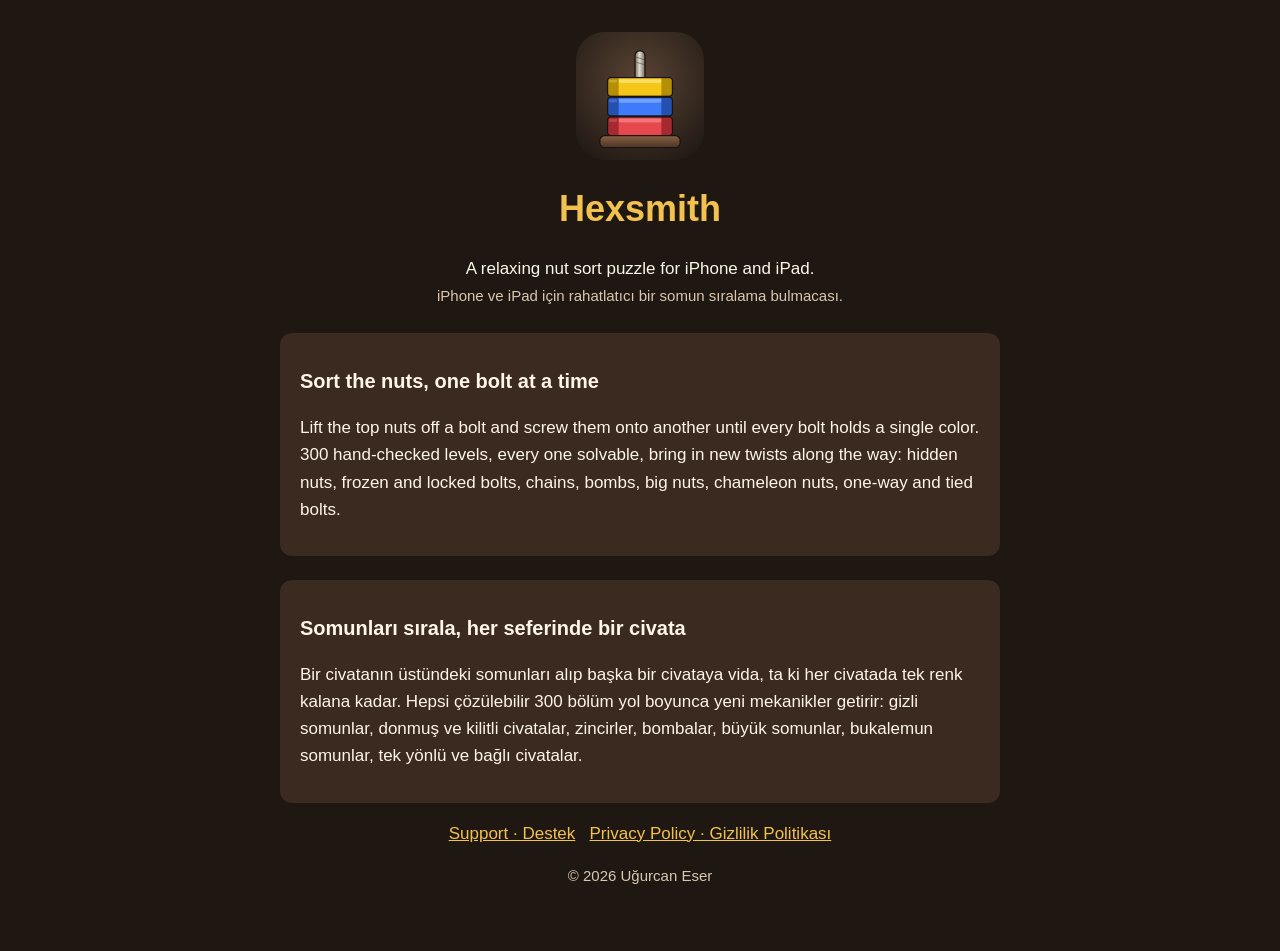
<file: index.html>
<!doctype html>
<html lang="en">
<head>
<meta charset="utf-8">
<meta name="viewport" content="width=device-width, initial-scale=1">
<title>Hexsmith: Nut Sort Puzzle</title>
<link rel="icon" href="icon.png">
<link rel="stylesheet" href="style.css">
</head>
<body>
<main>
  <div class="hero">
    <img class="icon" src="icon.png" alt="Hexsmith icon">
    <h1>Hexsmith</h1>
    <p>A relaxing nut sort puzzle for iPhone and iPad.<br>
       <span class="muted">iPhone ve iPad için rahatlatıcı bir somun sıralama bulmacası.</span></p>
  </div>

  <section lang="en">
    <h2>Sort the nuts, one bolt at a time</h2>
    <p>Lift the top nuts off a bolt and screw them onto another until every bolt holds a single color. 300 hand-checked levels, every one solvable, bring in new twists along the way: hidden nuts, frozen and locked bolts, chains, bombs, big nuts, chameleon nuts, one-way and tied bolts.</p>
  </section>

  <section lang="tr">
    <h2>Somunları sırala, her seferinde bir civata</h2>
    <p>Bir civatanın üstündeki somunları alıp başka bir civataya vida, ta ki her civatada tek renk kalana kadar. Hepsi çözülebilir 300 bölüm yol boyunca yeni mekanikler getirir: gizli somunlar, donmuş ve kilitli civatalar, zincirler, bombalar, büyük somunlar, bukalemun somunlar, tek yönlü ve bağlı civatalar.</p>
  </section>

  <p class="hero"><a href="support/">Support · Destek</a> &nbsp; <a href="privacy/">Privacy Policy · Gizlilik Politikası</a></p>
  <p class="hero muted">© 2026 Uğurcan Eser</p>
</main>
</body>
</html>
</file>
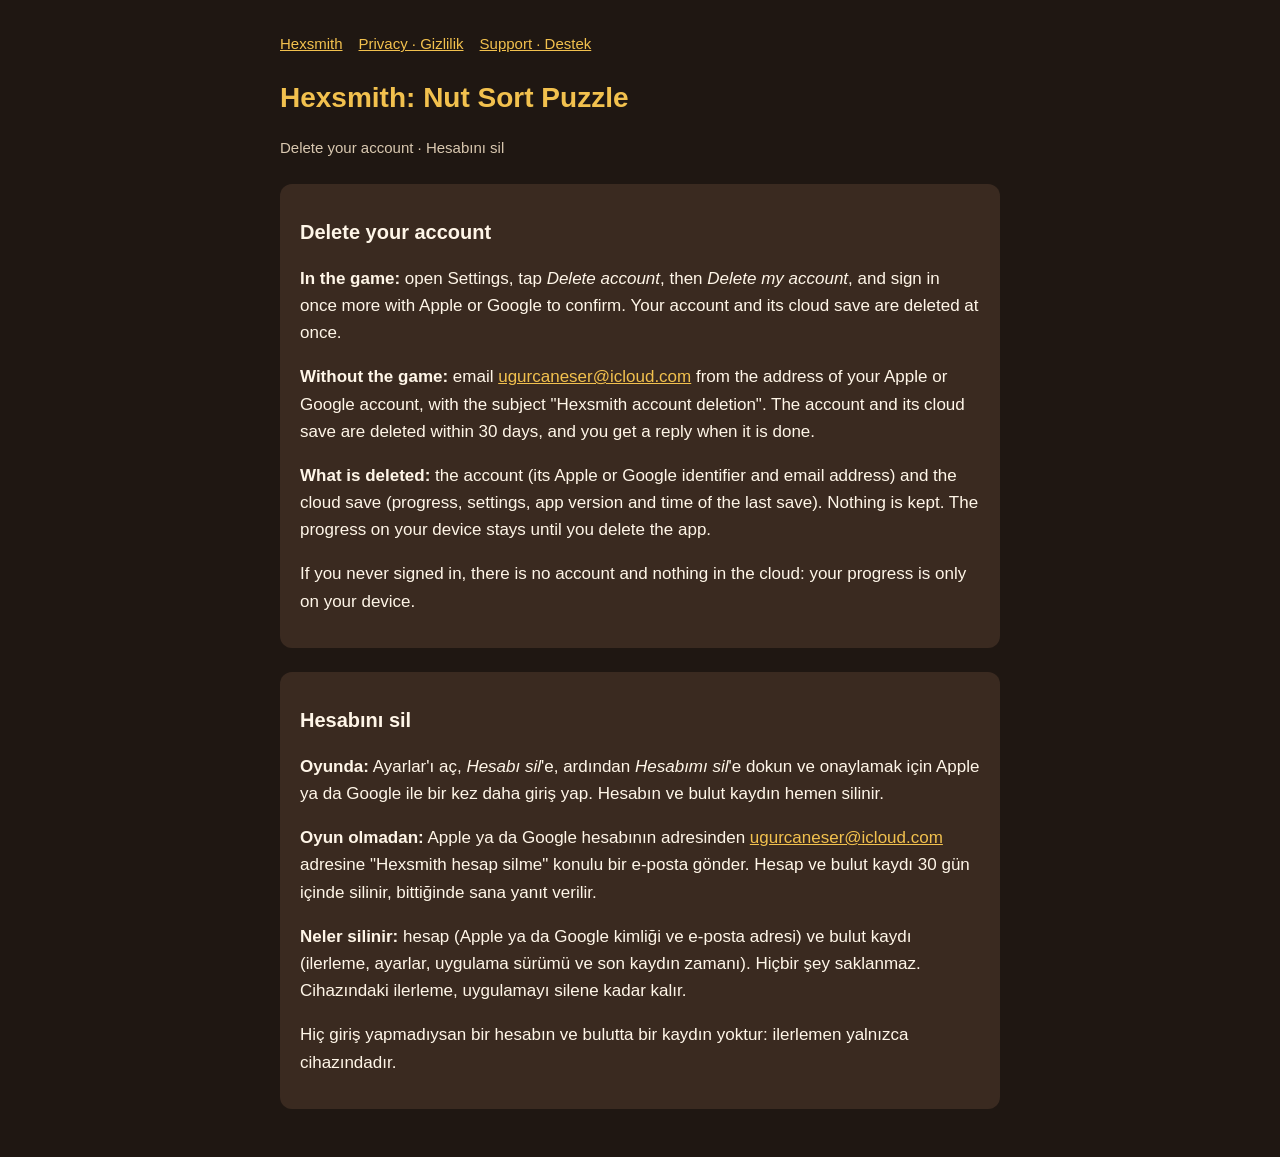
<file: delete-account/index.html>
<!doctype html>
<html lang="en">
<head>
<meta charset="utf-8">
<meta name="viewport" content="width=device-width, initial-scale=1">
<title>Hexsmith – Delete your account / Hesabını sil</title>
<link rel="icon" href="../icon.png">
<link rel="stylesheet" href="../style.css">
</head>
<body>
<main>
  <nav><a href="../">Hexsmith</a><a href="../privacy/">Privacy · Gizlilik</a><a href="../support/">Support · Destek</a></nav>
  <h1>Hexsmith: Nut Sort Puzzle</h1>
  <p class="muted">Delete your account · Hesabını sil</p>

  <section lang="en">
    <h2>Delete your account</h2>
    <p><strong>In the game:</strong> open Settings, tap <em>Delete account</em>, then <em>Delete my account</em>, and sign in once more with Apple or Google to confirm. Your account and its cloud save are deleted at once.</p>
    <p><strong>Without the game:</strong> email <a href="mailto:ugurcaneser@icloud.com?subject=Hexsmith%20account%20deletion">ugurcaneser@icloud.com</a> from the address of your Apple or Google account, with the subject "Hexsmith account deletion". The account and its cloud save are deleted within 30 days, and you get a reply when it is done.</p>
    <p><strong>What is deleted:</strong> the account (its Apple or Google identifier and email address) and the cloud save (progress, settings, app version and time of the last save). Nothing is kept. The progress on your device stays until you delete the app.</p>
    <p>If you never signed in, there is no account and nothing in the cloud: your progress is only on your device.</p>
  </section>

  <section lang="tr">
    <h2>Hesabını sil</h2>
    <p><strong>Oyunda:</strong> Ayarlar'ı aç, <em>Hesabı sil</em>'e, ardından <em>Hesabımı sil</em>'e dokun ve onaylamak için Apple ya da Google ile bir kez daha giriş yap. Hesabın ve bulut kaydın hemen silinir.</p>
    <p><strong>Oyun olmadan:</strong> Apple ya da Google hesabının adresinden <a href="mailto:ugurcaneser@icloud.com?subject=Hexsmith%20hesap%20silme">ugurcaneser@icloud.com</a> adresine "Hexsmith hesap silme" konulu bir e-posta gönder. Hesap ve bulut kaydı 30 gün içinde silinir, bittiğinde sana yanıt verilir.</p>
    <p><strong>Neler silinir:</strong> hesap (Apple ya da Google kimliği ve e-posta adresi) ve bulut kaydı (ilerleme, ayarlar, uygulama sürümü ve son kaydın zamanı). Hiçbir şey saklanmaz. Cihazındaki ilerleme, uygulamayı silene kadar kalır.</p>
    <p>Hiç giriş yapmadıysan bir hesabın ve bulutta bir kaydın yoktur: ilerlemen yalnızca cihazındadır.</p>
  </section>
</main>
</body>
</html>
</file>
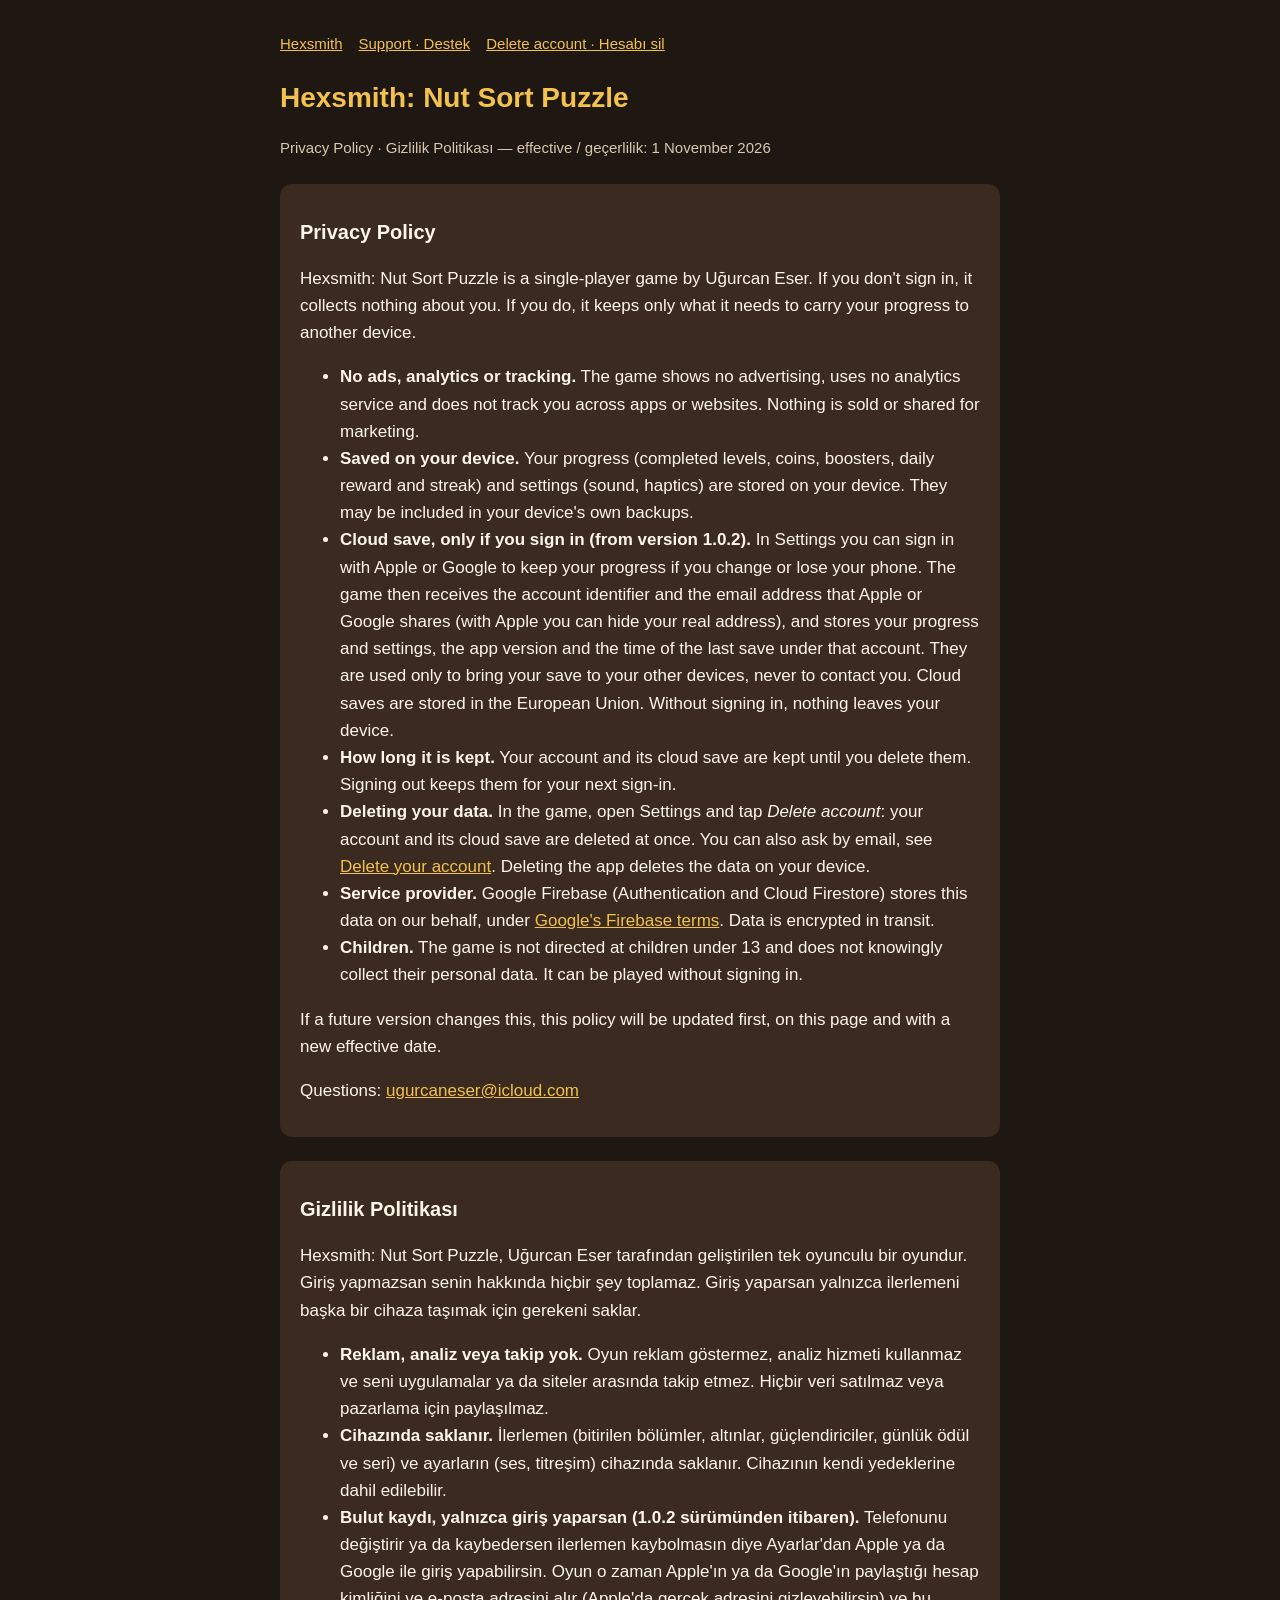
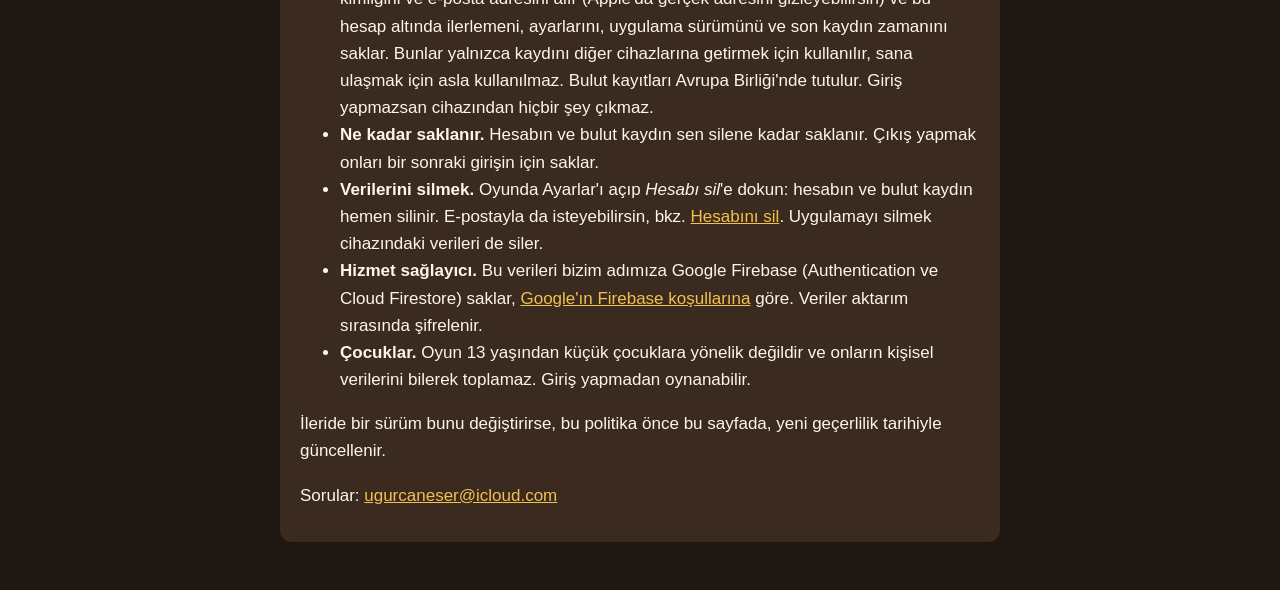
<file: privacy/index.html>
<!doctype html>
<html lang="en">
<head>
<meta charset="utf-8">
<meta name="viewport" content="width=device-width, initial-scale=1">
<title>Hexsmith – Privacy Policy / Gizlilik Politikası</title>
<link rel="icon" href="../icon.png">
<link rel="stylesheet" href="../style.css">
</head>
<body>
<main>
  <nav><a href="../">Hexsmith</a><a href="../support/">Support · Destek</a><a href="../delete-account/">Delete account · Hesabı sil</a></nav>
  <h1>Hexsmith: Nut Sort Puzzle</h1>
  <p class="muted">Privacy Policy · Gizlilik Politikası — effective / geçerlilik: 1 November 2026</p>

  <section lang="en">
    <h2>Privacy Policy</h2>
    <p>Hexsmith: Nut Sort Puzzle is a single-player game by Uğurcan Eser. If you don't sign in, it collects nothing about you. If you do, it keeps only what it needs to carry your progress to another device.</p>
    <ul>
      <li><strong>No ads, analytics or tracking.</strong> The game shows no advertising, uses no analytics service and does not track you across apps or websites. Nothing is sold or shared for marketing.</li>
      <li><strong>Saved on your device.</strong> Your progress (completed levels, coins, boosters, daily reward and streak) and settings (sound, haptics) are stored on your device. They may be included in your device's own backups.</li>
      <li><strong>Cloud save, only if you sign in (from version 1.0.2).</strong> In Settings you can sign in with Apple or Google to keep your progress if you change or lose your phone. The game then receives the account identifier and the email address that Apple or Google shares (with Apple you can hide your real address), and stores your progress and settings, the app version and the time of the last save under that account. They are used only to bring your save to your other devices, never to contact you. Cloud saves are stored in the European Union. Without signing in, nothing leaves your device.</li>
      <li><strong>How long it is kept.</strong> Your account and its cloud save are kept until you delete them. Signing out keeps them for your next sign-in.</li>
      <li><strong>Deleting your data.</strong> In the game, open Settings and tap <em>Delete account</em>: your account and its cloud save are deleted at once. You can also ask by email, see <a href="../delete-account/">Delete your account</a>. Deleting the app deletes the data on your device.</li>
      <li><strong>Service provider.</strong> Google Firebase (Authentication and Cloud Firestore) stores this data on our behalf, under <a href="https://firebase.google.com/support/privacy">Google's Firebase terms</a>. Data is encrypted in transit.</li>
      <li><strong>Children.</strong> The game is not directed at children under 13 and does not knowingly collect their personal data. It can be played without signing in.</li>
    </ul>
    <p>If a future version changes this, this policy will be updated first, on this page and with a new effective date.</p>
    <p>Questions: <a href="mailto:ugurcaneser@icloud.com">ugurcaneser@icloud.com</a></p>
  </section>

  <section lang="tr">
    <h2>Gizlilik Politikası</h2>
    <p>Hexsmith: Nut Sort Puzzle, Uğurcan Eser tarafından geliştirilen tek oyunculu bir oyundur. Giriş yapmazsan senin hakkında hiçbir şey toplamaz. Giriş yaparsan yalnızca ilerlemeni başka bir cihaza taşımak için gerekeni saklar.</p>
    <ul>
      <li><strong>Reklam, analiz veya takip yok.</strong> Oyun reklam göstermez, analiz hizmeti kullanmaz ve seni uygulamalar ya da siteler arasında takip etmez. Hiçbir veri satılmaz veya pazarlama için paylaşılmaz.</li>
      <li><strong>Cihazında saklanır.</strong> İlerlemen (bitirilen bölümler, altınlar, güçlendiriciler, günlük ödül ve seri) ve ayarların (ses, titreşim) cihazında saklanır. Cihazının kendi yedeklerine dahil edilebilir.</li>
      <li><strong>Bulut kaydı, yalnızca giriş yaparsan (1.0.2 sürümünden itibaren).</strong> Telefonunu değiştirir ya da kaybedersen ilerlemen kaybolmasın diye Ayarlar'dan Apple ya da Google ile giriş yapabilirsin. Oyun o zaman Apple'ın ya da Google'ın paylaştığı hesap kimliğini ve e-posta adresini alır (Apple'da gerçek adresini gizleyebilirsin) ve bu hesap altında ilerlemeni, ayarlarını, uygulama sürümünü ve son kaydın zamanını saklar. Bunlar yalnızca kaydını diğer cihazlarına getirmek için kullanılır, sana ulaşmak için asla kullanılmaz. Bulut kayıtları Avrupa Birliği'nde tutulur. Giriş yapmazsan cihazından hiçbir şey çıkmaz.</li>
      <li><strong>Ne kadar saklanır.</strong> Hesabın ve bulut kaydın sen silene kadar saklanır. Çıkış yapmak onları bir sonraki girişin için saklar.</li>
      <li><strong>Verilerini silmek.</strong> Oyunda Ayarlar'ı açıp <em>Hesabı sil</em>'e dokun: hesabın ve bulut kaydın hemen silinir. E-postayla da isteyebilirsin, bkz. <a href="../delete-account/">Hesabını sil</a>. Uygulamayı silmek cihazındaki verileri de siler.</li>
      <li><strong>Hizmet sağlayıcı.</strong> Bu verileri bizim adımıza Google Firebase (Authentication ve Cloud Firestore) saklar, <a href="https://firebase.google.com/support/privacy">Google'ın Firebase koşullarına</a> göre. Veriler aktarım sırasında şifrelenir.</li>
      <li><strong>Çocuklar.</strong> Oyun 13 yaşından küçük çocuklara yönelik değildir ve onların kişisel verilerini bilerek toplamaz. Giriş yapmadan oynanabilir.</li>
    </ul>
    <p>İleride bir sürüm bunu değiştirirse, bu politika önce bu sayfada, yeni geçerlilik tarihiyle güncellenir.</p>
    <p>Sorular: <a href="mailto:ugurcaneser@icloud.com">ugurcaneser@icloud.com</a></p>
  </section>
</main>
</body>
</html>
</file>
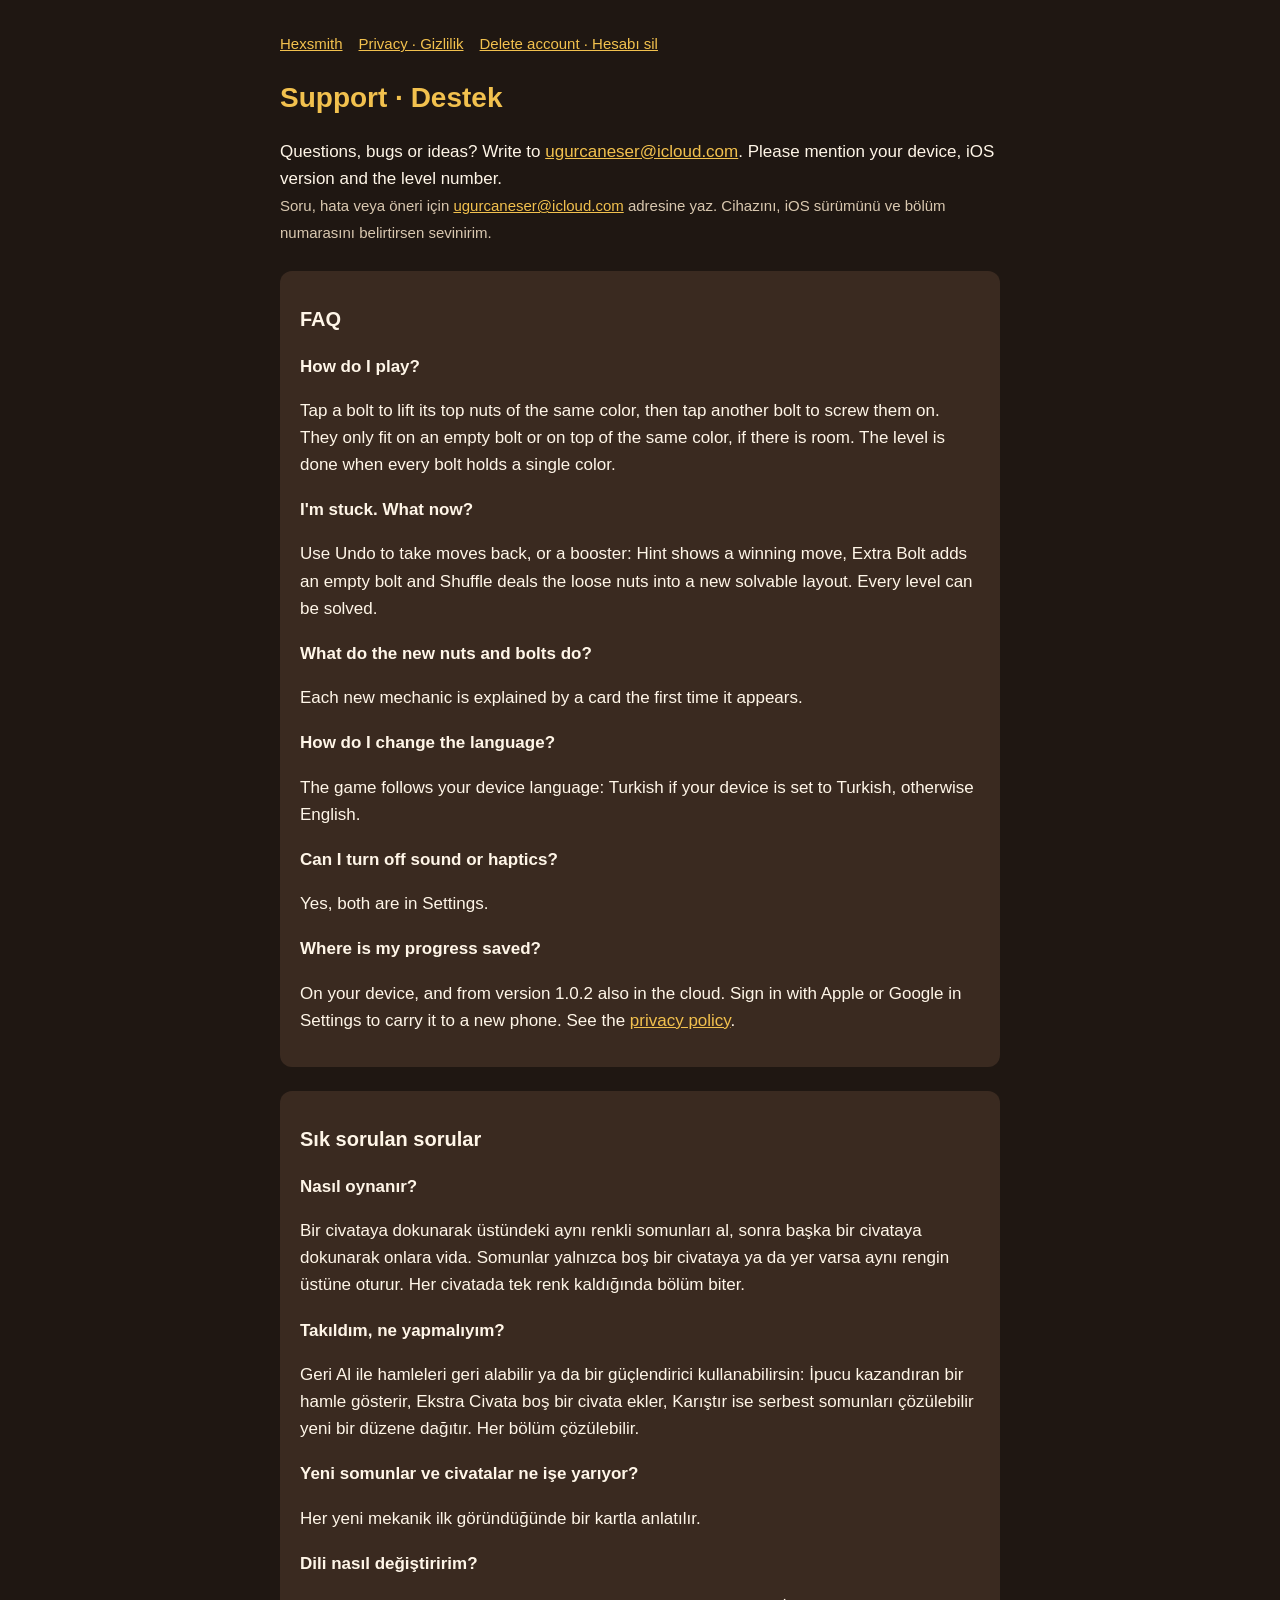
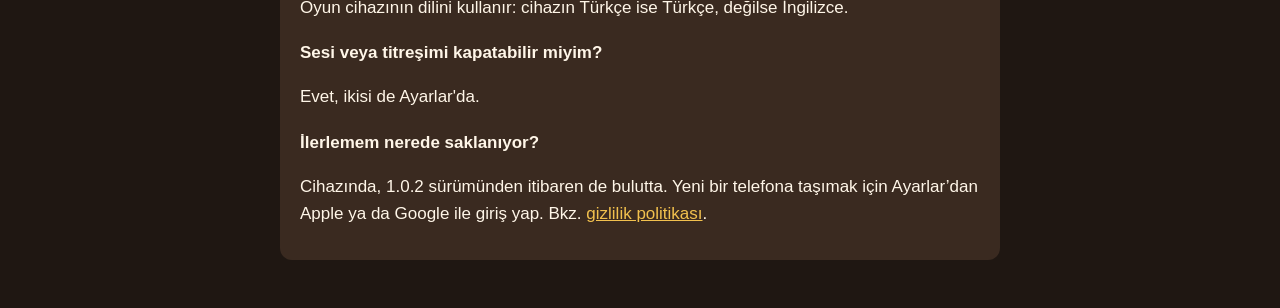
<file: support/index.html>
<!doctype html>
<html lang="en">
<head>
<meta charset="utf-8">
<meta name="viewport" content="width=device-width, initial-scale=1">
<title>Hexsmith – Support / Destek</title>
<link rel="icon" href="../icon.png">
<link rel="stylesheet" href="../style.css">
</head>
<body>
<main>
  <nav><a href="../">Hexsmith</a><a href="../privacy/">Privacy · Gizlilik</a><a href="../delete-account/">Delete account · Hesabı sil</a></nav>
  <h1>Support · Destek</h1>
  <p>Questions, bugs or ideas? Write to <a href="mailto:ugurcaneser@icloud.com">ugurcaneser@icloud.com</a>. Please mention your device, iOS version and the level number.<br>
     <span class="muted">Soru, hata veya öneri için <a href="mailto:ugurcaneser@icloud.com">ugurcaneser@icloud.com</a> adresine yaz. Cihazını, iOS sürümünü ve bölüm numarasını belirtirsen sevinirim.</span></p>

  <section lang="en">
    <h2>FAQ</h2>
    <h3>How do I play?</h3>
    <p>Tap a bolt to lift its top nuts of the same color, then tap another bolt to screw them on. They only fit on an empty bolt or on top of the same color, if there is room. The level is done when every bolt holds a single color.</p>
    <h3>I'm stuck. What now?</h3>
    <p>Use Undo to take moves back, or a booster: Hint shows a winning move, Extra Bolt adds an empty bolt and Shuffle deals the loose nuts into a new solvable layout. Every level can be solved.</p>
    <h3>What do the new nuts and bolts do?</h3>
    <p>Each new mechanic is explained by a card the first time it appears.</p>
    <h3>How do I change the language?</h3>
    <p>The game follows your device language: Turkish if your device is set to Turkish, otherwise English.</p>
    <h3>Can I turn off sound or haptics?</h3>
    <p>Yes, both are in Settings.</p>
    <h3>Where is my progress saved?</h3>
    <p>On your device, and from version 1.0.2 also in the cloud. Sign in with Apple or Google in Settings to carry it to a new phone. See the <a href="../privacy/">privacy policy</a>.</p>
  </section>

  <section lang="tr">
    <h2>Sık sorulan sorular</h2>
    <h3>Nasıl oynanır?</h3>
    <p>Bir civataya dokunarak üstündeki aynı renkli somunları al, sonra başka bir civataya dokunarak onlara vida. Somunlar yalnızca boş bir civataya ya da yer varsa aynı rengin üstüne oturur. Her civatada tek renk kaldığında bölüm biter.</p>
    <h3>Takıldım, ne yapmalıyım?</h3>
    <p>Geri Al ile hamleleri geri alabilir ya da bir güçlendirici kullanabilirsin: İpucu kazandıran bir hamle gösterir, Ekstra Civata boş bir civata ekler, Karıştır ise serbest somunları çözülebilir yeni bir düzene dağıtır. Her bölüm çözülebilir.</p>
    <h3>Yeni somunlar ve civatalar ne işe yarıyor?</h3>
    <p>Her yeni mekanik ilk göründüğünde bir kartla anlatılır.</p>
    <h3>Dili nasıl değiştiririm?</h3>
    <p>Oyun cihazının dilini kullanır: cihazın Türkçe ise Türkçe, değilse İngilizce.</p>
    <h3>Sesi veya titreşimi kapatabilir miyim?</h3>
    <p>Evet, ikisi de Ayarlar'da.</p>
    <h3>İlerlemem nerede saklanıyor?</h3>
    <p>Cihazında, 1.0.2 sürümünden itibaren de bulutta. Yeni bir telefona taşımak için Ayarlar’dan Apple ya da Google ile giriş yap. Bkz. <a href="../privacy/">gizlilik politikası</a>.</p>
  </section>
</main>
</body>
</html>
</file>
<file: style.css>
:root { --bg: #1f1712; --card: #3a2a20; --text: #fff6e8; --muted: #d9c8b0; --accent: #f2c14e; }
body { margin: 0; background: var(--bg); color: var(--text);
       font: 17px/1.6 -apple-system, BlinkMacSystemFont, "Segoe UI", Roboto, sans-serif; }
main { max-width: 720px; margin: 0 auto; padding: 32px 16px 48px; }
h1 { color: var(--accent); font-size: 28px; margin: 0 0 4px; }
h2 { font-size: 20px; margin: 28px 0 8px; }
h3 { font-size: 17px; margin: 18px 0 2px; }
section { background: var(--card); border-radius: 12px; padding: 4px 20px 16px; margin-top: 24px; }
p, li { color: var(--text); }
.muted { color: var(--muted); font-size: 15px; }
a { color: var(--accent); }
nav { font-size: 15px; margin-bottom: 20px; }
nav a { margin-right: 16px; }
.icon { width: 128px; height: 128px; border-radius: 28px; }
.hero { text-align: center; }
.hero h1 { font-size: 36px; margin-top: 12px; }
</file>
